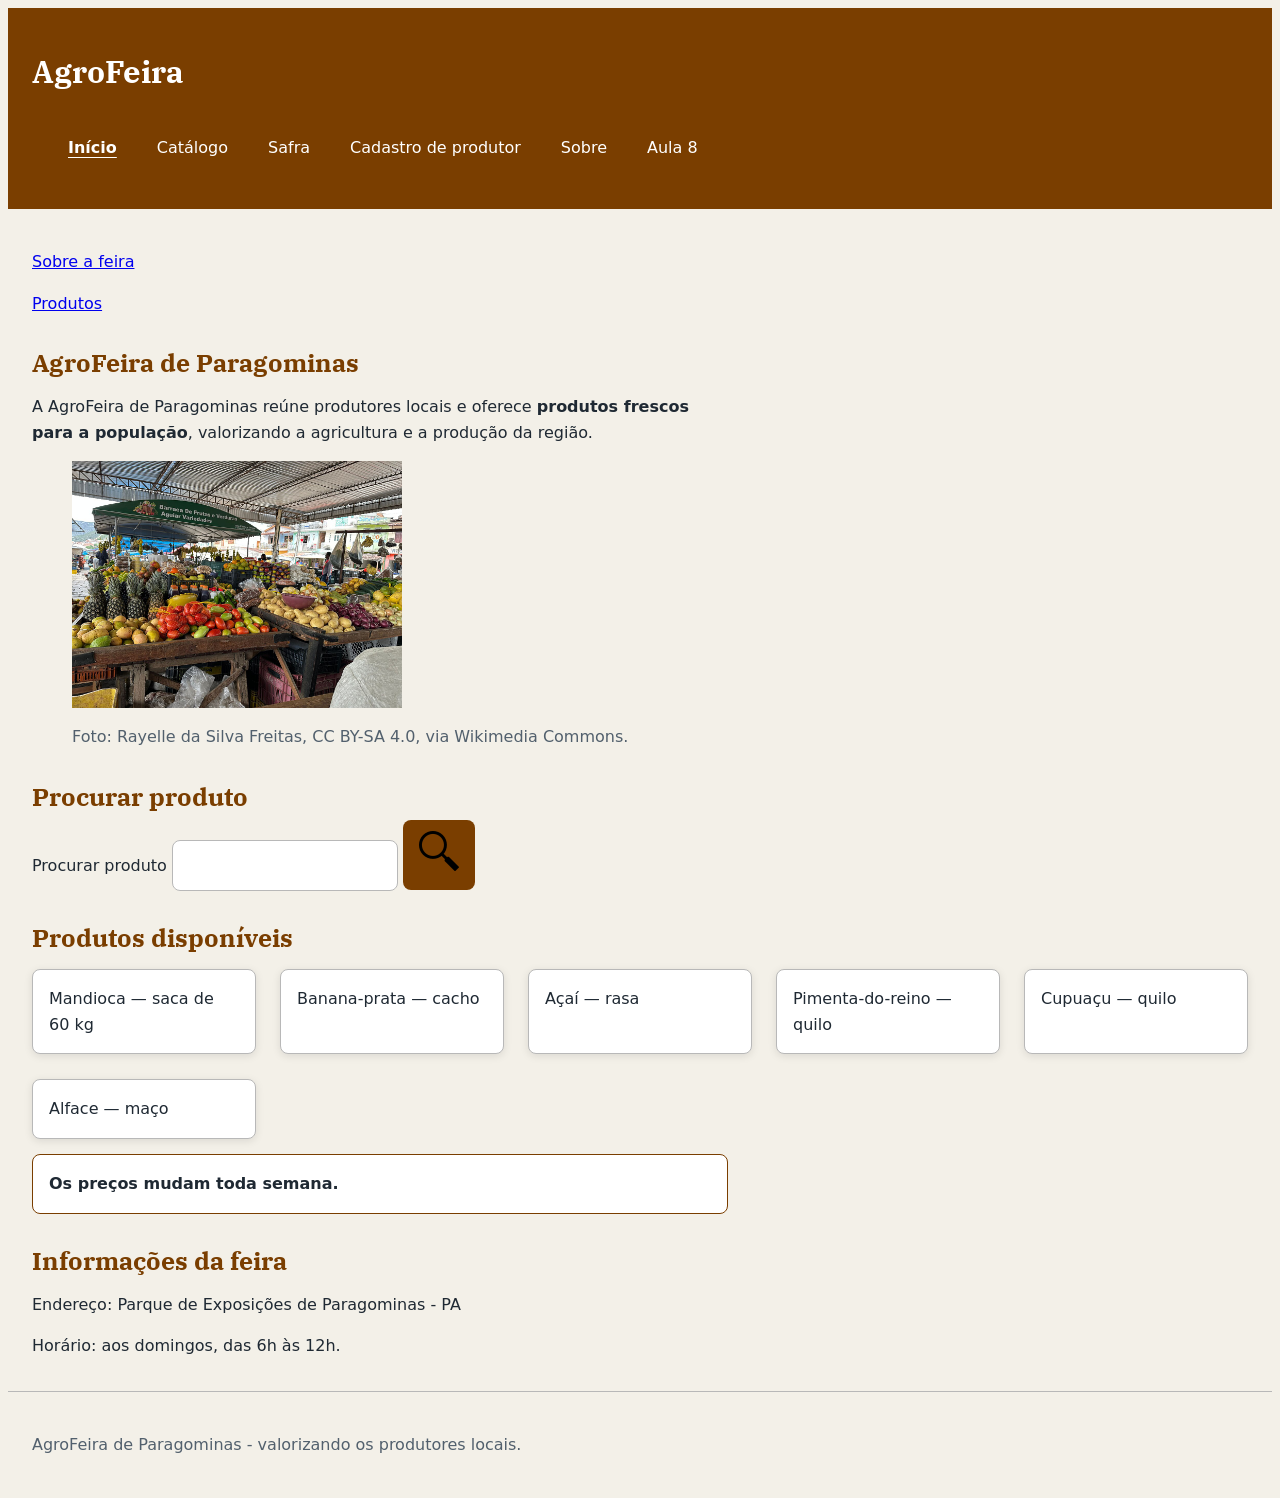
<file: index.html>
<!DOCTYPE html>
<html lang="pt-BR">
<head>
    <meta charset="UTF-8">
    <meta name="viewport" content="width=device-width, initial-scale=1.0">

    <title>AgroFeira - Início</title>

    <link rel="stylesheet" href="camadas.css">
    <link rel="stylesheet" href="reset.css">
    <link rel="stylesheet" href="tokens.css">
    <link rel="stylesheet" href="base.css">
    <link rel="stylesheet" href="componentes.css">
    <link rel="stylesheet" href="utilitarios.css">

    <link rel="preconnect" href="https://fonts.googleapis.com">
    <link rel="preconnect" href="https://fonts.gstatic.com" crossorigin>
    <link href="https://fonts.googleapis.com/css2?family=IBM+Plex+Serif:ital,wght@0,100;0,200;0,300;0,400;0,500;0,600;0,700;1,100;1,200;1,300;1,400;1,500;1,600;1,700&display=swap" rel="stylesheet">
</head>

<body>

    <a class="pular" href="#conteudo">Pular para o conteúdo</a>

    <header class="cabecalho-site">
        <h1>AgroFeira</h1>

        <nav aria-label="Principal">
            <ul class="menu">
                <li><a href="index.html" aria-current="page">Início</a></li>
                <li><a href="catalogo.html">Catálogo</a></li>
                <li><a href="safra.html">Safra</a></li>
                <li><a href="cadastro-produtor.html">Cadastro de produtor</a></li>
                <li><a href="sobre.html">Sobre</a></li>
                <li><a href="aula8.html">Aula 8</a></li>
            </ul>
        </nav>
    </header>

    <main id="conteudo">

        <p>
            <a href="#inicio">Sobre a feira</a>
        </p>

        <p>
            <a href="#produtos">Produtos</a>
        </p>

        <section>
            <h2 id="inicio">AgroFeira de Paragominas</h2>

            <p>
                A AgroFeira de Paragominas reúne produtores locais e oferece
                <strong>produtos frescos para a população</strong>, valorizando a agricultura
                e a produção da região.
            </p>

            <figure class="figura-destaque">
                <picture>
                    <source media="(min-width: 800px)" srcset="feira-1280.jpg">

                    <img
                        src="feira-330.jpg"
                        alt="Feira com produtos da agricultura local"
                        width="330"
                        height="247"
                    >
                </picture>

                <figcaption>
                    Foto: Rayelle da Silva Freitas, CC BY-SA 4.0, via Wikimedia Commons.
                </figcaption>
            </figure>
        </section>

        <section class="busca">
            <h2>Procurar produto</h2>

            <form action="index.html" method="get">
                <label for="produto">Procurar produto</label>

                <input
                    type="search"
                    id="produto"
                    name="produto"
                >

                <button type="submit">
                    <img src="lupa.png" alt="Buscar">
                </button>
            </form>
        </section>

        <section>
            <h2 id="produtos">Produtos disponíveis</h2>

            <ul class="lista-produtos">
                <li class="cartao-produto">
                    Mandioca — saca de 60 kg
                </li>

                <li class="cartao-produto">
                    Banana-prata — cacho
                </li>

                <li class="cartao-produto">
                    Açaí — rasa
                </li>

                <li class="cartao-produto">
                    Pimenta-do-reino — quilo
                </li>

                <li class="cartao-produto">
                    Cupuaçu — quilo
                </li>

                <li class="cartao-produto">
                    Alface — maço
                </li>
            </ul>

            <p class="aviso">
                <strong>Os preços mudam toda semana.</strong>
            </p>
        </section>

        <aside>
            <h2>Informações da feira</h2>

            <p>
                Endereço: Parque de Exposições de Paragominas - PA
            </p>

            <p>
                Horário: aos domingos, das 6h às 12h.
            </p>
        </aside>

    </main>

    <footer class="rodape-site">
        <p>
            AgroFeira de Paragominas - valorizando os produtores locais.
        </p>
    </footer>

</body>
</html>
</file>
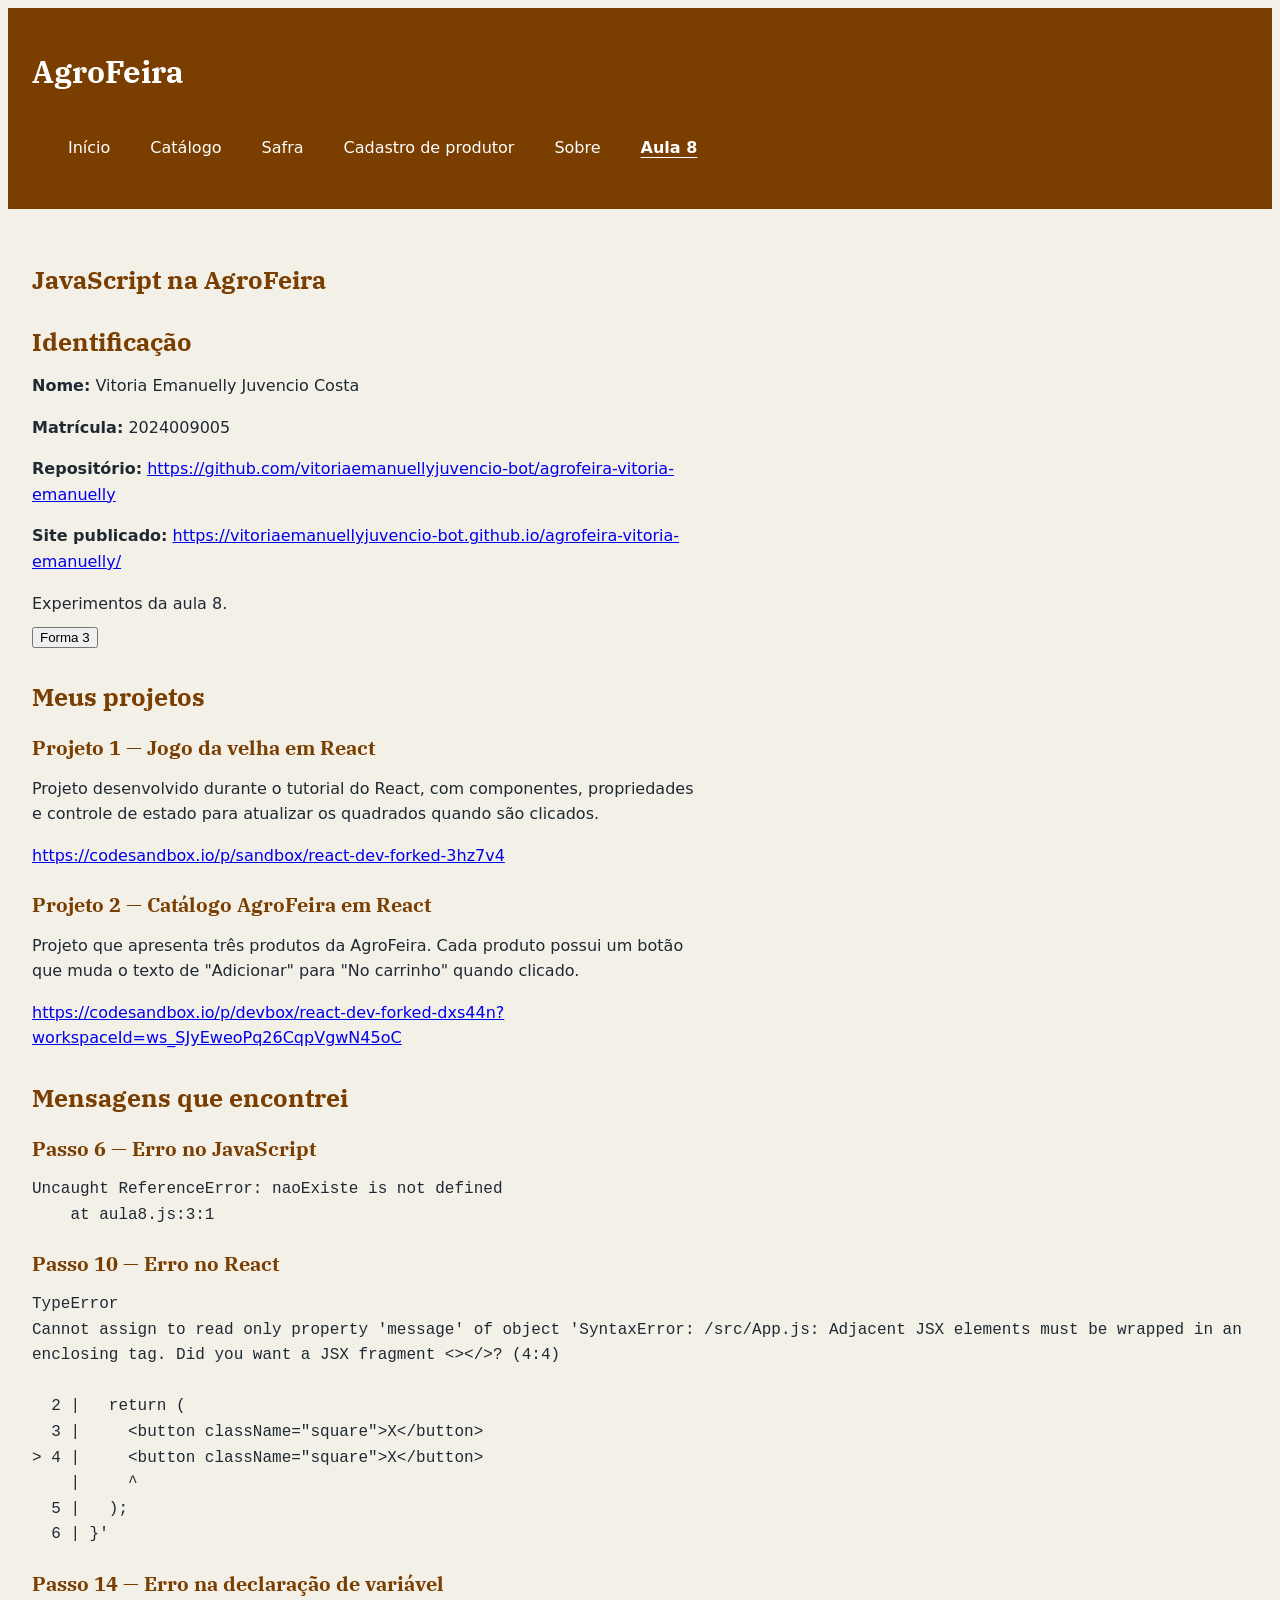
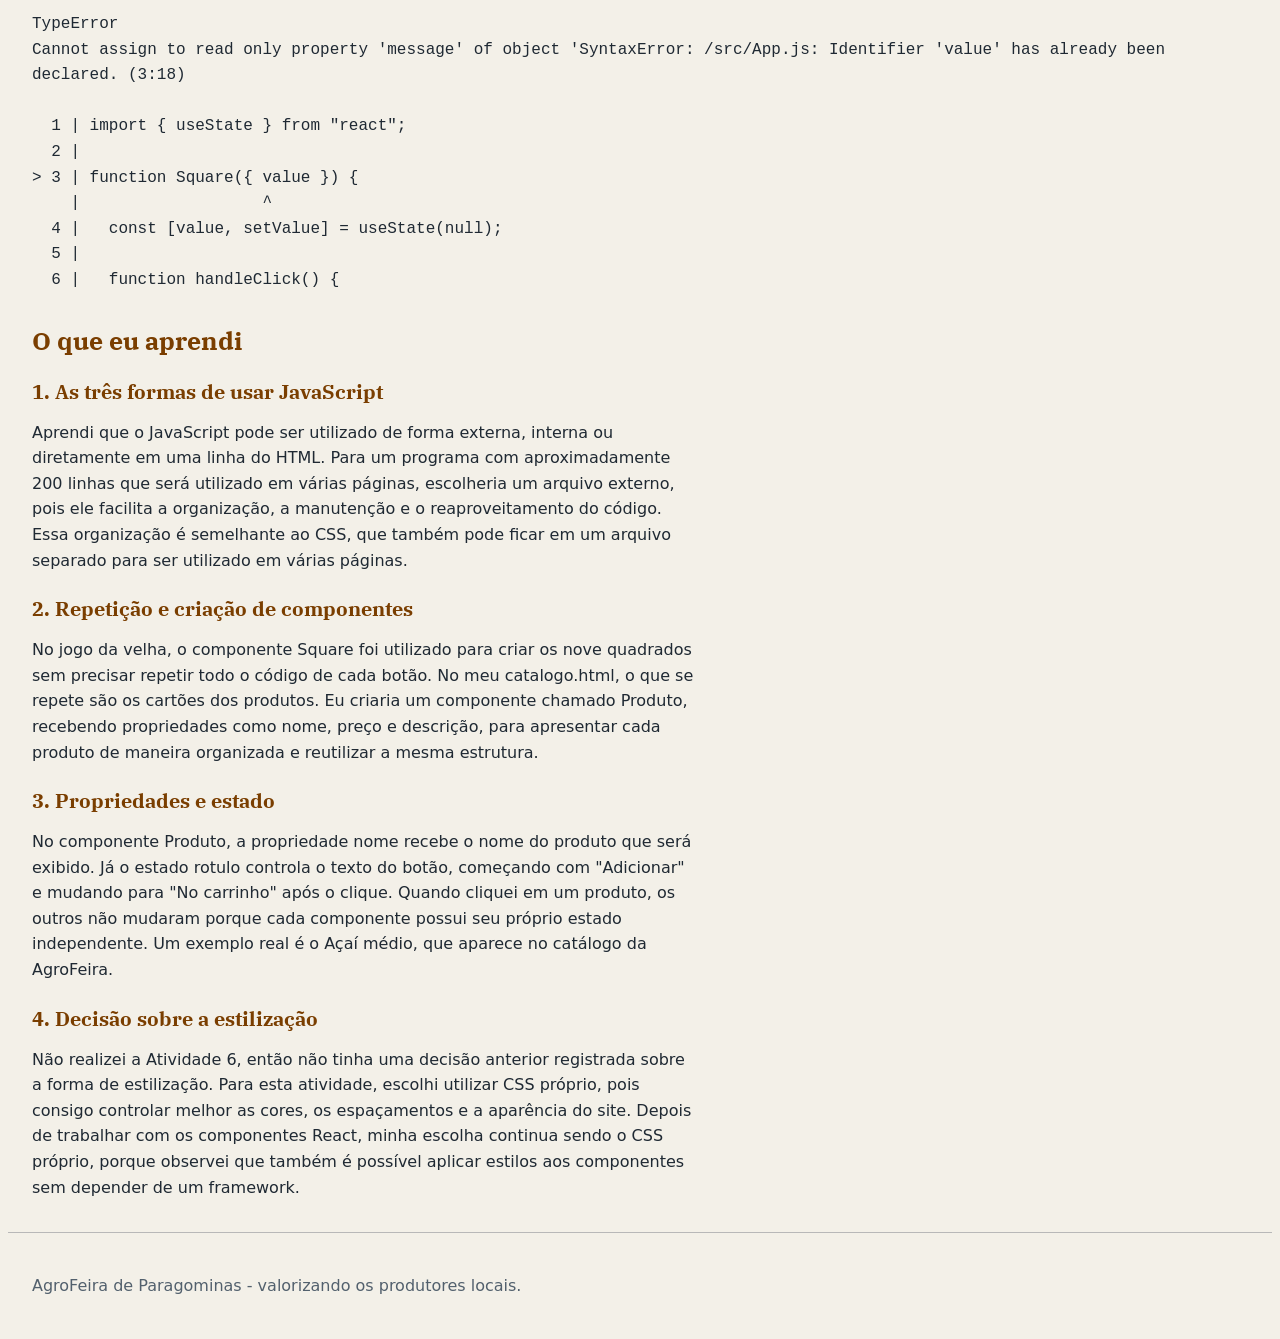
<file: aula8.html>
<!DOCTYPE html>
<html lang="pt-BR">
<head>
    <meta charset="UTF-8">
    <meta name="viewport" content="width=device-width, initial-scale=1.0">

    <title>JavaScript na AgroFeira — Vitoria Emanuelly Juvencio Costa</title>

    <link rel="stylesheet" href="camadas.css">
    <link rel="stylesheet" href="reset.css">
    <link rel="stylesheet" href="tokens.css">
    <link rel="stylesheet" href="base.css">
    <link rel="stylesheet" href="componentes.css">
    <link rel="stylesheet" href="utilitarios.css">

    <link rel="preconnect" href="https://fonts.googleapis.com">
    <link rel="preconnect" href="https://fonts.gstatic.com" crossorigin>
    <link href="https://fonts.googleapis.com/css2?family=IBM+Plex+Serif:wght@400;500;600;700&display=swap" rel="stylesheet">

    <style>
        pre {
            white-space: pre-wrap;
            overflow-wrap: anywhere;
            word-break: break-word;
        }
    </style>
</head>

<body>

    <a class="pular" href="#conteudo">Pular para o conteúdo</a>

    <header class="cabecalho-site">
        <h1>AgroFeira</h1>

        <nav aria-label="Principal">
            <ul class="menu">
                <li><a href="index.html">Início</a></li>
                <li><a href="catalogo.html">Catálogo</a></li>
                <li><a href="safra.html">Safra</a></li>
                <li><a href="cadastro-produtor.html">Cadastro de produtor</a></li>
                <li><a href="sobre.html">Sobre</a></li>
                <li><a href="aula8.html" aria-current="page">Aula 8</a></li>
            </ul>
        </nav>
    </header>

    <main id="conteudo">

        <h2>JavaScript na AgroFeira</h2>

        <section>
            <h2>Identificação</h2>

            <p><strong>Nome:</strong> Vitoria Emanuelly Juvencio Costa</p>

            <p><strong>Matrícula:</strong> 2024009005</p>

            <p>
                <strong>Repositório:</strong>
                <a href="https://github.com/vitoriaemanuellyjuvencio-bot/agrofeira-vitoria-emanuelly">
                    https://github.com/vitoriaemanuellyjuvencio-bot/agrofeira-vitoria-emanuelly
                </a>
            </p>

            <p>
                <strong>Site publicado:</strong>
                <a href="https://vitoriaemanuellyjuvencio-bot.github.io/agrofeira-vitoria-emanuelly/">
                    https://vitoriaemanuellyjuvencio-bot.github.io/agrofeira-vitoria-emanuelly/
                </a>
            </p>
        </section>

        <p>Experimentos da aula 8.</p>

        <!-- Forma 1: JavaScript externo -->
        <script src="js/aula8.js"></script>

        <!-- Forma 2: JavaScript interno -->
        <script>
            console.log('Forma 2: interna, entre as tags script');
        </script>

        <!-- Forma 3: JavaScript em linha -->
        <button type="button" onclick="alert('Forma 3: em linha, dentro da tag')">
            Forma 3
        </button>

        <section>
            <h2>Meus projetos</h2>

            <h3>Projeto 1 — Jogo da velha em React</h3>

            <p>
                Projeto desenvolvido durante o tutorial do React, com componentes,
                propriedades e controle de estado para atualizar os quadrados
                quando são clicados.
            </p>

            <p>
                <a href="https://codesandbox.io/p/sandbox/react-dev-forked-3hz7v4"
                   target="_blank" rel="noopener noreferrer">
                    https://codesandbox.io/p/sandbox/react-dev-forked-3hz7v4
                </a>
            </p>

            <h3>Projeto 2 — Catálogo AgroFeira em React</h3>

            <p>
                Projeto que apresenta três produtos da AgroFeira. Cada produto
                possui um botão que muda o texto de "Adicionar" para
                "No carrinho" quando clicado.
            </p>

            <p>
                <a href="https://codesandbox.io/p/devbox/react-dev-forked-dxs44n?workspaceId=ws_SJyEweoPq26CqpVgwN45oC"
                   target="_blank" rel="noopener noreferrer">
                    https://codesandbox.io/p/devbox/react-dev-forked-dxs44n?workspaceId=ws_SJyEweoPq26CqpVgwN45oC
                </a>
            </p>
        </section>

        <section>
            <h2>Mensagens que encontrei</h2>

            <h3>Passo 6 — Erro no JavaScript</h3>

            <pre>Uncaught ReferenceError: naoExiste is not defined
    at aula8.js:3:1</pre>

            <h3>Passo 10 — Erro no React</h3>

            <pre>TypeError
Cannot assign to read only property 'message' of object 'SyntaxError: /src/App.js: Adjacent JSX elements must be wrapped in an enclosing tag. Did you want a JSX fragment &lt;&gt;&lt;/&gt;? (4:4)

  2 |   return (
  3 |     &lt;button className="square"&gt;X&lt;/button&gt;
&gt; 4 |     &lt;button className="square"&gt;X&lt;/button&gt;
    |     ^
  5 |   );
  6 | }'</pre>

            <h3>Passo 14 — Erro na declaração de variável</h3>

            <pre>TypeError
Cannot assign to read only property 'message' of object 'SyntaxError: /src/App.js: Identifier 'value' has already been declared. (3:18)

  1 | import { useState } from "react";
  2 |
&gt; 3 | function Square({ value }) {
    |                   ^
  4 |   const [value, setValue] = useState(null);
  5 |
  6 |   function handleClick() {</pre>
        </section>

        <section>
            <h2>O que eu aprendi</h2>

            <h3>1. As três formas de usar JavaScript</h3>

            <p>
                Aprendi que o JavaScript pode ser utilizado de forma externa,
                interna ou diretamente em uma linha do HTML. Para um programa
                com aproximadamente 200 linhas que será utilizado em várias
                páginas, escolheria um arquivo externo, pois ele facilita a
                organização, a manutenção e o reaproveitamento do código.
                Essa organização é semelhante ao CSS, que também pode ficar
                em um arquivo separado para ser utilizado em várias páginas.
            </p>

            <h3>2. Repetição e criação de componentes</h3>

            <p>
                No jogo da velha, o componente Square foi utilizado para criar
                os nove quadrados sem precisar repetir todo o código de cada
                botão. No meu catalogo.html, o que se repete são os cartões
                dos produtos. Eu criaria um componente chamado Produto,
                recebendo propriedades como nome, preço e descrição, para
                apresentar cada produto de maneira organizada e reutilizar
                a mesma estrutura.
            </p>

            <h3>3. Propriedades e estado</h3>

            <p>
                No componente Produto, a propriedade nome recebe o nome do
                produto que será exibido. Já o estado rotulo controla o texto
                do botão, começando com "Adicionar" e mudando para "No carrinho"
                após o clique. Quando cliquei em um produto, os outros não
                mudaram porque cada componente possui seu próprio estado
                independente. Um exemplo real é o Açaí médio, que aparece
                no catálogo da AgroFeira.
            </p>

            <h3>4. Decisão sobre a estilização</h3>

            <p>
                Não realizei a Atividade 6, então não tinha uma decisão anterior
                registrada sobre a forma de estilização. Para esta atividade,
                escolhi utilizar CSS próprio, pois consigo controlar melhor
                as cores, os espaçamentos e a aparência do site. Depois de
                trabalhar com os componentes React, minha escolha continua
                sendo o CSS próprio, porque observei que também é possível
                aplicar estilos aos componentes sem depender de um framework.
            </p>
        </section>

    </main>

    <footer class="rodape-site">
        <p>
            AgroFeira de Paragominas - valorizando os produtores locais.
        </p>
    </footer>

</body>
</html>
</file>
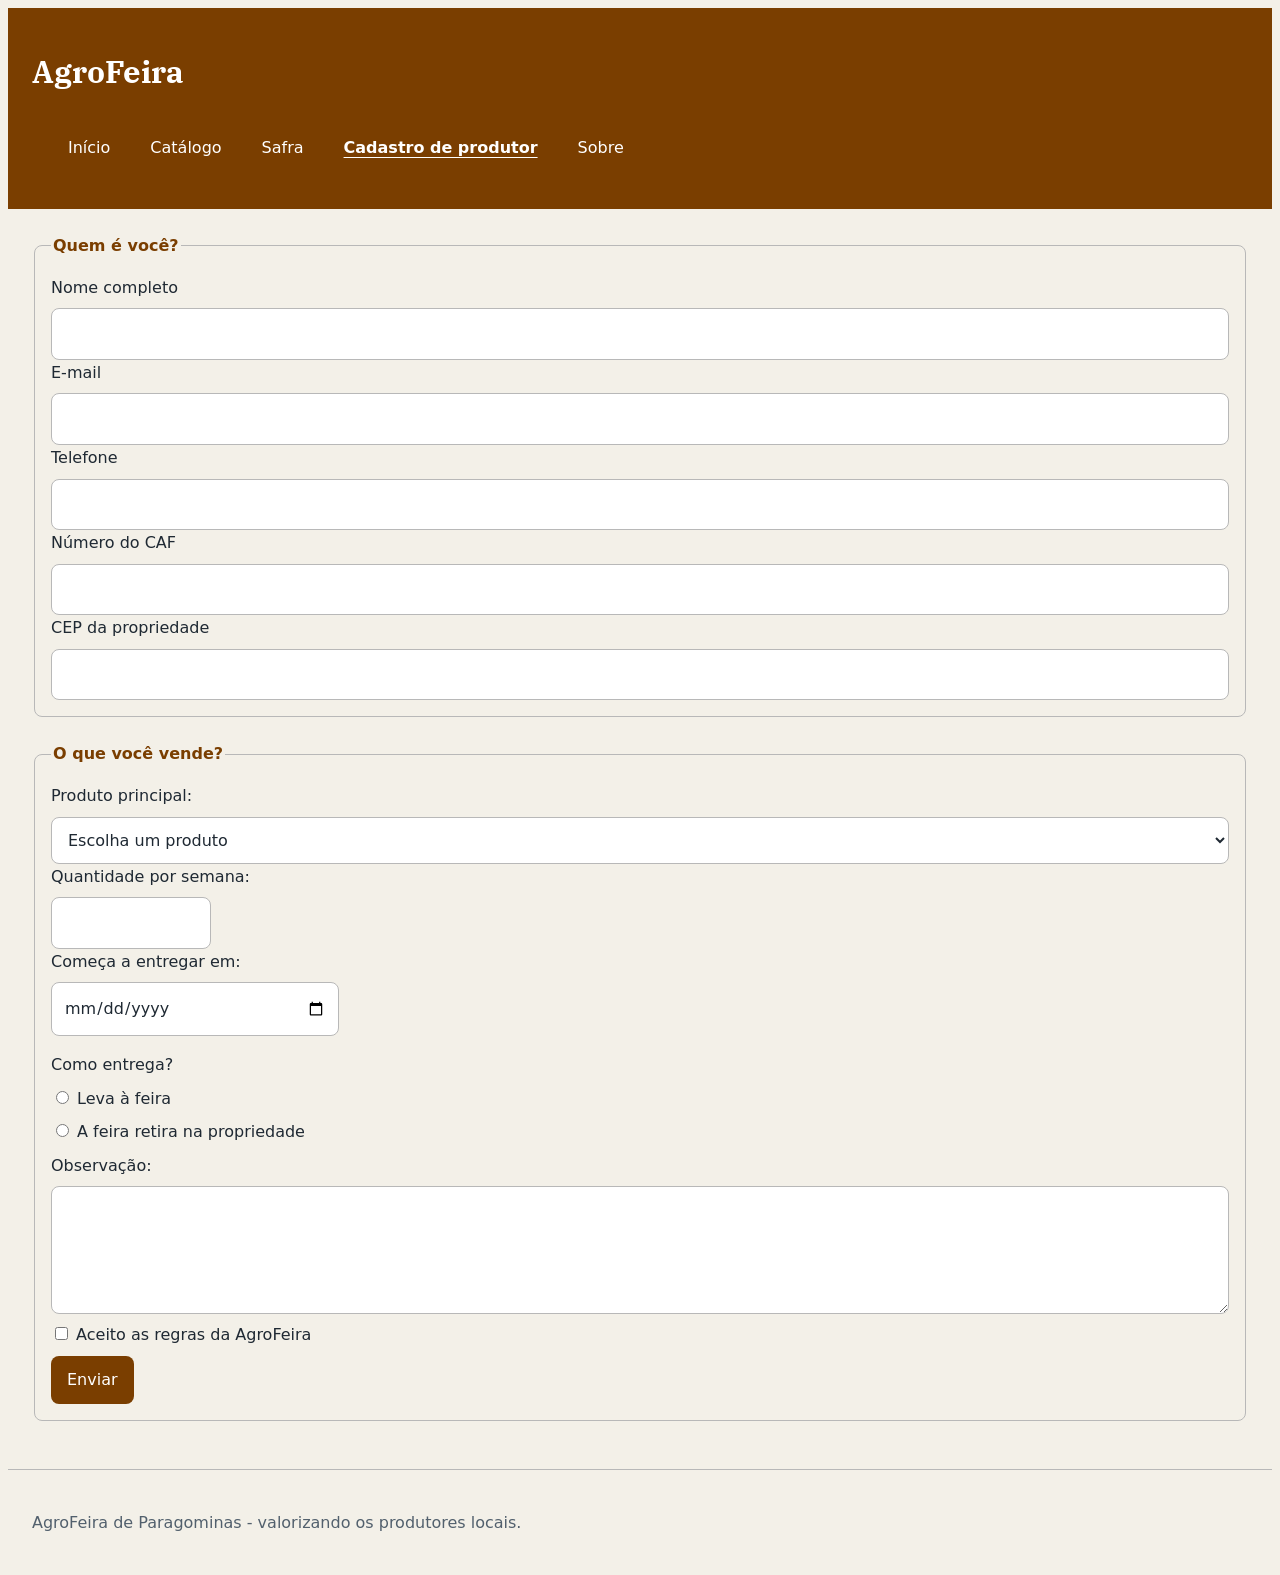
<file: cadastro-produtor.html>
<!DOCTYPE html>
<html lang="pt-BR">
<head>
    <meta charset="UTF-8">
    <meta name="viewport" content="width=device-width, initial-scale=1.0">

    <title>AgroFeira - Cadastro de produtor</title>

    <link rel="stylesheet" href="camadas.css">
    <link rel="stylesheet" href="reset.css">
    <link rel="stylesheet" href="tokens.css">
    <link rel="stylesheet" href="base.css">
    <link rel="stylesheet" href="componentes.css">
    <link rel="stylesheet" href="utilitarios.css">

    <link rel="preconnect" href="https://fonts.googleapis.com">
    <link rel="preconnect" href="https://fonts.gstatic.com" crossorigin>
    <link href="https://fonts.googleapis.com/css2?family=IBM+Plex+Serif:ital,wght@0,100;0,200;0,300;0,400;0,500;0,600;0,700;1,100;1,200;1,300;1,400;1,500;1,600;1,700&display=swap" rel="stylesheet">
</head>

<body>

<a class="pular" href="#conteudo">Pular para o conteúdo</a>

<header class="cabecalho-site">
    <h1>AgroFeira</h1>

    <nav aria-label="Principal">
        <ul class="menu">
            <li><a href="index.html">Início</a></li>
            <li><a href="catalogo.html">Catálogo</a></li>
            <li><a href="safra.html">Safra</a></li>
            <li><a href="cadastro-produtor.html" aria-current="page">Cadastro de produtor</a></li>
            <li><a href="sobre.html">Sobre</a></li>
        </ul>
    </nav>
</header>

<main id="conteudo">

    <form class="formulario-cadastro">

        <fieldset>
            <legend>Quem é você?</legend>

            <label for="nome">Nome completo</label>
            <input type="text" id="nome" name="nome"
                   autocomplete="name" required>

            <label for="email">E-mail</label>
            <input type="email" id="email" name="email"
                   autocomplete="email" required>

            <label for="telefone">Telefone</label>
            <input type="tel" id="telefone" name="telefone"
                   autocomplete="tel">

            <label for="caf">Número do CAF</label>
            <input type="text" id="caf" name="caf">

            <label for="cep">CEP da propriedade</label>
            <input type="text" id="cep" name="cep"
                   inputmode="numeric"
                   pattern="[0-9]{5}-?[0-9]{3}">
        </fieldset>

        <fieldset>
            <legend>O que você vende?</legend>

            <label for="produto">Produto principal:</label>
            <select id="produto" name="produto" required>
                <option value="">Escolha um produto</option>
                <option value="mandioca">Mandioca</option>
                <option value="banana-prata">Banana-prata</option>
                <option value="acai">Açaí</option>
                <option value="pimenta-do-reino">Pimenta-do-reino</option>
                <option value="cupuacu">Cupuaçu</option>
                <option value="alface">Alface</option>
            </select>

            <label for="quantidade">Quantidade por semana:</label>
            <input type="number" id="quantidade" name="quantidade"
                   min="1" max="500" step="1" required>

            <label for="data-entrega">Começa a entregar em:</label>
            <input type="date" id="data-entrega" name="data-entrega">

            <p>Como entrega?</p>

            <label>
                <input type="radio" name="entrega" value="feira">
                Leva à feira
            </label>

            <label>
                <input type="radio" name="entrega" value="retira">
                A feira retira na propriedade
            </label>

            <label for="observacao">Observação:</label>
            <textarea id="observacao" name="observacao"></textarea>

            <label>
                <input type="checkbox" name="aceite" required>
                Aceito as regras da AgroFeira
            </label>

            <button type="submit">Enviar</button>
        </fieldset>

        <p id="status" aria-live="polite"></p>

    </form>

</main>

<footer class="rodape-site">
    <p>AgroFeira de Paragominas - valorizando os produtores locais.</p>
</footer>

</body>
</html>
</file>
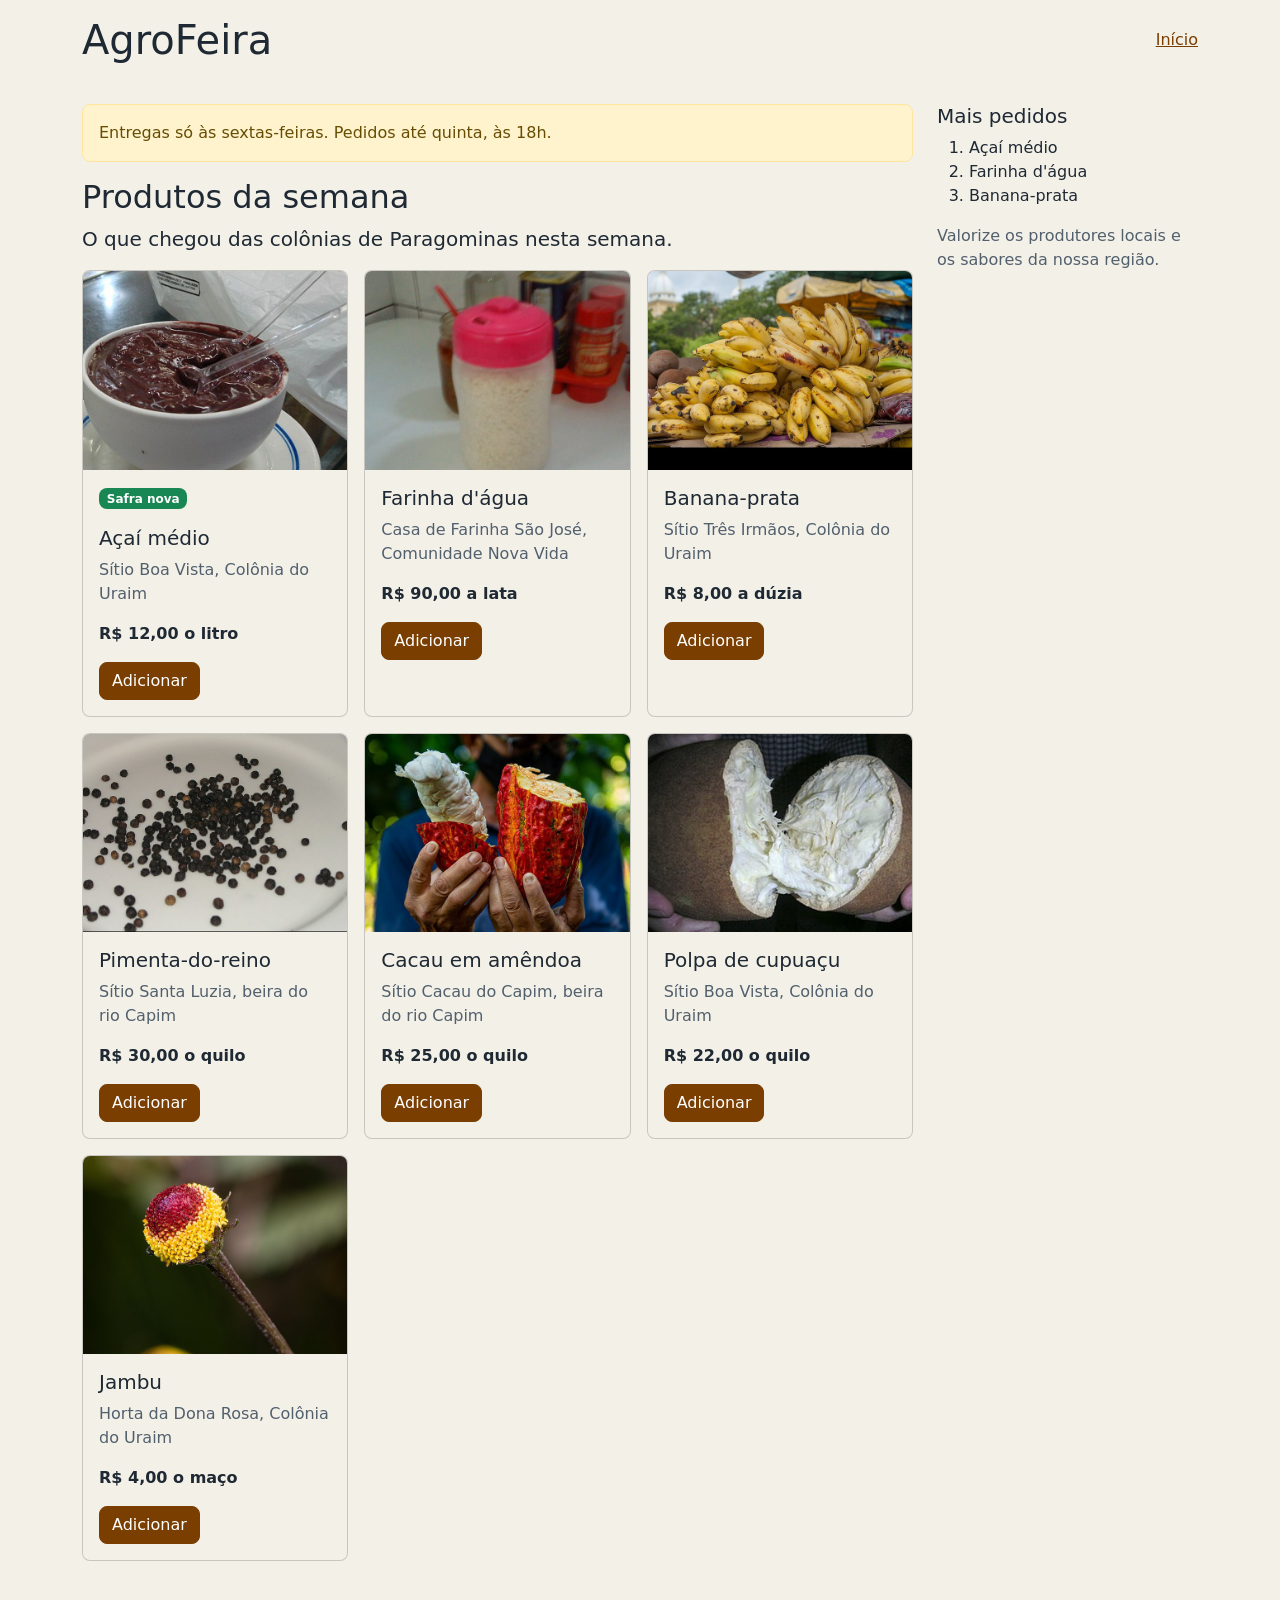
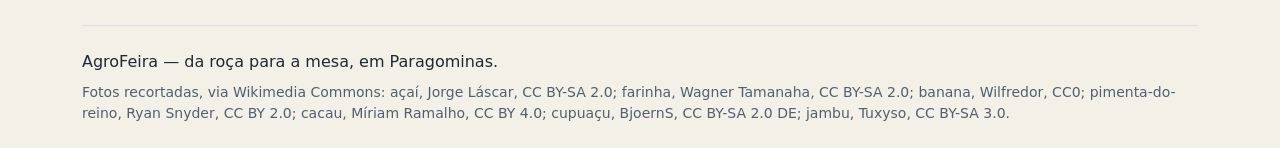
<file: catalogo-bootstrap.html>
<!doctype html>
<html lang="pt-BR">
<head>
  <meta charset="utf-8">
  <meta name="viewport" content="width=device-width, initial-scale=1">
  <title>Catálogo da AgroFeira — Bootstrap</title>

  <!-- Bootstrap -->
  <link href="https://cdn.jsdelivr.net/npm/bootstrap@5.3.8/dist/css/bootstrap.min.css"
        rel="stylesheet"
        integrity="sha384-sRIl4kxILFvY47J16cr9ZwB07vP4J8+LH7qKQnuqkuIAvNWLzeN8tE5YBujZqJLB"
        crossorigin="anonymous">

  <!-- Tokens do projeto e personalização do Bootstrap -->
  <link rel="stylesheet" href="tokens.css">
  <link rel="stylesheet" href="agrofeira-bootstrap.css">
</head>

<body>
  <div class="container">

    <header class="d-flex justify-content-between align-items-center py-3 mb-4">
      <h1 class="display-6 mb-0">AgroFeira</h1>
      <a href="index.html">Início</a>
    </header>

    <div class="row g-4">

      <main class="col-lg-9">

        <div class="alert alert-warning" role="alert">
          Entregas só às sextas-feiras. Pedidos até quinta, às 18h.
        </div>

        <h2>Produtos da semana</h2>

        <p class="lead">
          O que chegou das colônias de Paragominas nesta semana.
        </p>

        <ul class="row row-cols-1 row-cols-sm-2 row-cols-lg-3 g-3 list-unstyled">

          <li class="col">
            <article class="card h-100">
              <img src="acai.jpg" width="640" height="480"
                   class="card-img-top img-fluid"
                   alt="Tigela de açaí batido, com duas colheres de plástico">

              <div class="card-body">
                <p>
                  <span class="badge text-bg-success">Safra nova</span>
                </p>
                <h3 class="card-title h5">Açaí médio</h3>
                <p class="card-text text-body-secondary">
                  Sítio Boa Vista, Colônia do Uraim
                </p>
                <p class="card-text fw-bold">R$ 12,00 o litro</p>
                <button type="button" class="btn btn-primary">
                  Adicionar
                </button>
              </div>
            </article>
          </li>

          <li class="col">
            <article class="card h-100">
              <img src="farinha.jpg" width="640" height="480"
                   class="card-img-top img-fluid"
                   alt="Pote de farinha de mandioca sobre a mesa">

              <div class="card-body">
                <h3 class="card-title h5">Farinha d'água</h3>
                <p class="card-text text-body-secondary">
                  Casa de Farinha São José, Comunidade Nova Vida
                </p>
                <p class="card-text fw-bold">R$ 90,00 a lata</p>
                <button type="button" class="btn btn-primary">
                  Adicionar
                </button>
              </div>
            </article>
          </li>

          <li class="col">
            <article class="card h-100">
              <img src="banana.jpg" width="640" height="480"
                   class="card-img-top img-fluid"
                   alt="Cachos de banana empilhados numa banca de feira">

              <div class="card-body">
                <h3 class="card-title h5">Banana-prata</h3>
                <p class="card-text text-body-secondary">
                  Sítio Três Irmãos, Colônia do Uraim
                </p>
                <p class="card-text fw-bold">R$ 8,00 a dúzia</p>
                <button type="button" class="btn btn-primary">
                  Adicionar
                </button>
              </div>
            </article>
          </li>

          <li class="col">
            <article class="card h-100">
              <img src="pimenta.jpg" width="640" height="480"
                   class="card-img-top img-fluid"
                   alt="Grãos de pimenta-do-reino espalhados num prato branco">

              <div class="card-body">
                <h3 class="card-title h5">Pimenta-do-reino</h3>
                <p class="card-text text-body-secondary">
                  Sítio Santa Luzia, beira do rio Capim
                </p>
                <p class="card-text fw-bold">R$ 30,00 o quilo</p>
                <button type="button" class="btn btn-primary">
                  Adicionar
                </button>
              </div>
            </article>
          </li>

          <li class="col">
            <article class="card h-100">
              <img src="cacau.jpg" width="640" height="480"
                   class="card-img-top img-fluid"
                   alt="Mãos abrindo um fruto de cacau vermelho, com a polpa branca à mostra">

              <div class="card-body">
                <h3 class="card-title h5">Cacau em amêndoa</h3>
                <p class="card-text text-body-secondary">
                  Sítio Cacau do Capim, beira do rio Capim
                </p>
                <p class="card-text fw-bold">R$ 25,00 o quilo</p>
                <button type="button" class="btn btn-primary">
                  Adicionar
                </button>
              </div>
            </article>
          </li>

          <li class="col">
            <article class="card h-100">
              <img src="cupuacu-640.jpg" width="640" height="480"
                   class="card-img-top img-fluid"
                   alt="Cupuaçu aberto ao meio, com a polpa branca">

              <div class="card-body">
                <h3 class="card-title h5">Polpa de cupuaçu</h3>
                <p class="card-text text-body-secondary">
                  Sítio Boa Vista, Colônia do Uraim
                </p>
                <p class="card-text fw-bold">R$ 22,00 o quilo</p>
                <button type="button" class="btn btn-primary">
                  Adicionar
                </button>
              </div>
            </article>
          </li>

          <li class="col">
            <article class="card h-100">
              <img src="jambu.jpg" width="640" height="480"
                   class="card-img-top img-fluid"
                   alt="Flor de jambu, amarela com o centro vermelho">

              <div class="card-body">
                <h3 class="card-title h5">Jambu</h3>
                <p class="card-text text-body-secondary">
                  Horta da Dona Rosa, Colônia do Uraim
                </p>
                <p class="card-text fw-bold">R$ 4,00 o maço</p>
                <button type="button" class="btn btn-primary">
                  Adicionar
                </button>
              </div>
            </article>
          </li>

        </ul>
      </main>

      <aside class="col-lg-3 d-none d-lg-block">
        <h2 class="h5">Mais pedidos</h2>

        <ol>
          <li>Açaí médio</li>
          <li>Farinha d'água</li>
          <li>Banana-prata</li>
        </ol>

        <p class="text-body-secondary">
          Valorize os produtores locais e os sabores da nossa região.
        </p>
      </aside>

    </div>

    <footer class="border-top mt-5 py-4">
      <p class="mb-2">
        AgroFeira — da roça para a mesa, em Paragominas.
      </p>

      <p class="small text-body-secondary mb-0">
        Fotos recortadas, via Wikimedia Commons: açaí, Jorge Láscar,
        CC BY-SA 2.0; farinha, Wagner Tamanaha, CC BY-SA 2.0; banana,
        Wilfredor, CC0; pimenta-do-reino, Ryan Snyder, CC BY 2.0;
        cacau, Míriam Ramalho, CC BY 4.0; cupuaçu, BjoernS,
        CC BY-SA 2.0 DE; jambu, Tuxyso, CC BY-SA 3.0.
      </p>
    </footer>

  </div>
</body>
</html>
</file>
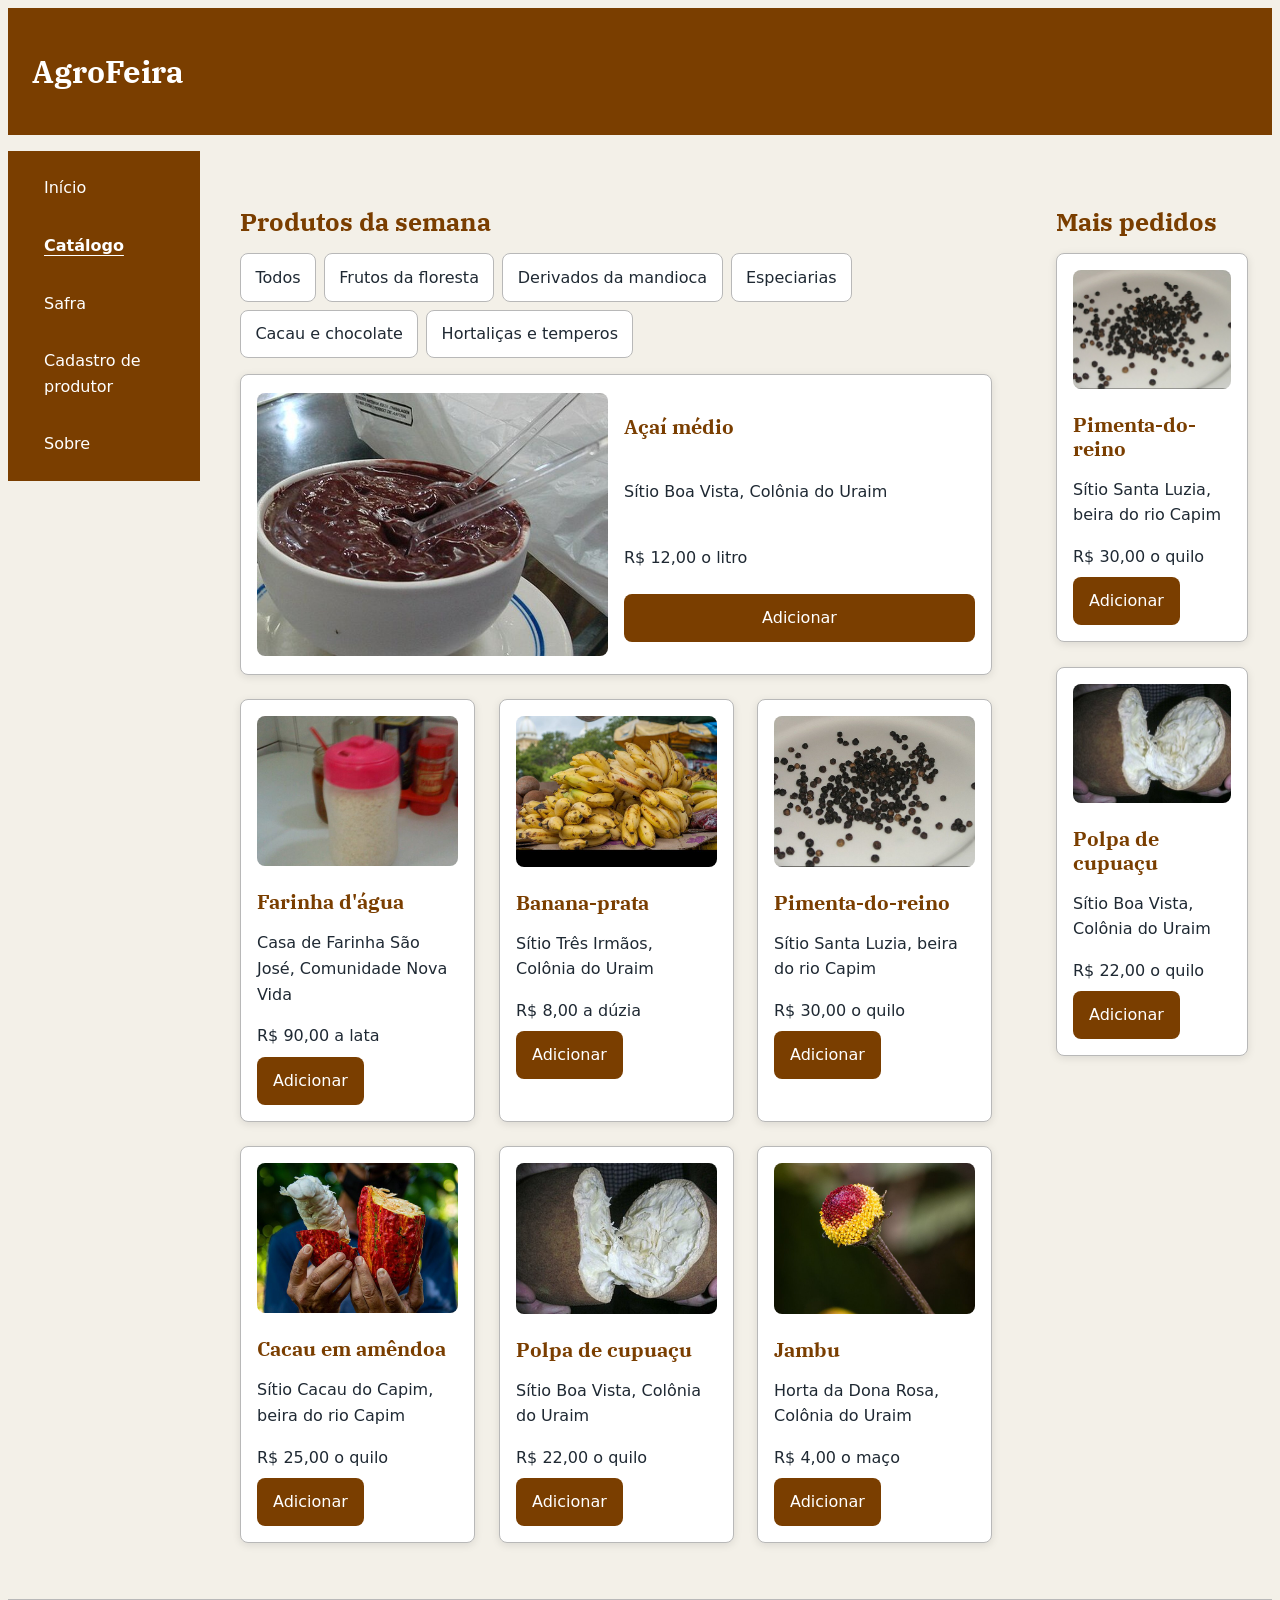
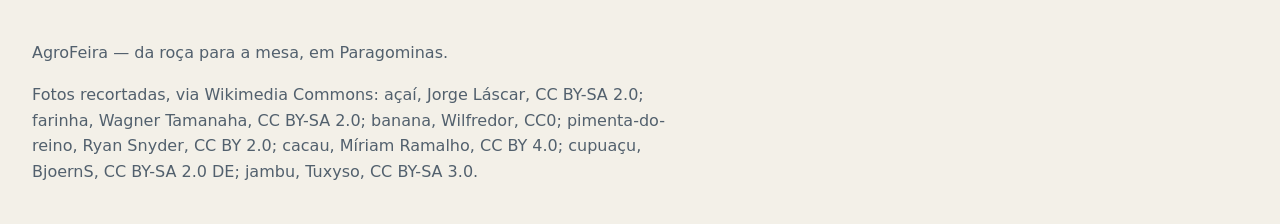
<file: catalogo.html>
<!doctype html>
<html lang="pt-BR">
<head>
    <meta charset="utf-8">
    <meta name="viewport" content="width=device-width, initial-scale=1">
    <title>AgroFeira — catálogo</title>

    <link rel="stylesheet" href="camadas.css">
    <link rel="stylesheet" href="reset.css">
    <link rel="stylesheet" href="tokens.css">
    <link rel="stylesheet" href="base.css">
    <link rel="stylesheet" href="componentes.css">
    <link rel="stylesheet" href="utilitarios.css">

    <link rel="preconnect" href="https://fonts.googleapis.com">
    <link rel="preconnect" href="https://fonts.gstatic.com" crossorigin>
    <link href="https://fonts.googleapis.com/css2?family=IBM+Plex+Serif:ital,wght@0,100;0,200;0,300;0,400;0,500;0,600;0,700;1,100;1,200;1,300;1,400;1,500;1,600;1,700&display=swap" rel="stylesheet">
</head>

<body class="pagina-catalogo">

    <a class="pular" href="#conteudo">Pular para o conteúdo</a>

    <header class="cabecalho-site">
        <h1>AgroFeira</h1>
    </header>

    <nav aria-label="Principal">
        <ul class="menu">
            <li><a href="index.html">Início</a></li>
            <li><a href="catalogo.html" aria-current="page">Catálogo</a></li>
            <li><a href="safra.html">Safra</a></li>
            <li><a href="cadastro-produtor.html">Cadastro de produtor</a></li>
            <li><a href="sobre.html">Sobre</a></li>
        </ul>
    </nav>

    <main id="conteudo" tabindex="-1">
        <h2>Produtos da semana</h2>

        <nav aria-label="Categorias">
            <ul class="barra-categorias">
                <li><button type="button">Todos</button></li>
                <li><button type="button">Frutos da floresta</button></li>
                <li><button type="button">Derivados da mandioca</button></li>
                <li><button type="button">Especiarias</button></li>
                <li><button type="button">Cacau e chocolate</button></li>
                <li><button type="button">Hortaliças e temperos</button></li>
            </ul>
        </nav>

        <ul class="lista-produtos">
            <li class="cartao-produto destaque">
                <article>
                    <img src="acai.jpg" width="640" height="480"
                         alt="Tigela de açaí batido, com duas colheres de plástico">
                    <h3>Açaí médio</h3>
                    <p class="produtor">Sítio Boa Vista, Colônia do Uraim</p>
                    <p class="preco">R$ 12,00 o litro</p>
                    <button type="button">Adicionar</button>
                </article>
            </li>

            <li class="cartao-produto">
                <article>
                    <img src="farinha.jpg" width="640" height="480"
                         alt="Pote de farinha de mandioca sobre a mesa">
                    <h3>Farinha d'água</h3>
                    <p class="produtor">Casa de Farinha São José, Comunidade Nova Vida</p>
                    <p class="preco">R$ 90,00 a lata</p>
                    <button type="button">Adicionar</button>
                </article>
            </li>

            <li class="cartao-produto">
                <article>
                    <img src="banana.jpg" width="640" height="480"
                         alt="Cachos de banana empilhados numa banca de feira">
                    <h3>Banana-prata</h3>
                    <p class="produtor">Sítio Três Irmãos, Colônia do Uraim</p>
                    <p class="preco">R$ 8,00 a dúzia</p>
                    <button type="button">Adicionar</button>
                </article>
            </li>

            <li class="cartao-produto">
                <article>
                    <img src="pimenta.jpg" width="640" height="480"
                         alt="Grãos de pimenta-do-reino espalhados num prato branco">
                    <h3>Pimenta-do-reino</h3>
                    <p class="produtor">Sítio Santa Luzia, beira do rio Capim</p>
                    <p class="preco">R$ 30,00 o quilo</p>
                    <button type="button">Adicionar</button>
                </article>
            </li>

            <li class="cartao-produto">
                <article>
                    <img src="cacau.jpg" width="640" height="480"
                         alt="Mãos abrindo um fruto de cacau vermelho, com a polpa branca à mostra">
                    <h3>Cacau em amêndoa</h3>
                    <p class="produtor">Sítio Cacau do Capim, beira do rio Capim</p>
                    <p class="preco">R$ 25,00 o quilo</p>
                    <button type="button">Adicionar</button>
                </article>
            </li>

            <li class="cartao-produto">
                <article>
                    <img src="cupuacu-640.jpg" width="640" height="480"
                         alt="Cupuaçu aberto ao meio, com a polpa branca">
                    <h3>Polpa de cupuaçu</h3>
                    <p class="produtor">Sítio Boa Vista, Colônia do Uraim</p>
                    <p class="preco">R$ 22,00 o quilo</p>
                    <button type="button">Adicionar</button>
                </article>
            </li>

            <li class="cartao-produto">
                <article>
                    <img src="jambu.jpg" width="640" height="480"
                         alt="Flor de jambu, amarela com o centro vermelho">
                    <h3>Jambu</h3>
                    <p class="produtor">Horta da Dona Rosa, Colônia do Uraim</p>
                    <p class="preco">R$ 4,00 o maço</p>
                    <button type="button">Adicionar</button>
                </article>
            </li>
        </ul>
    </main>

    <aside class="lateral">
        <h2>Mais pedidos</h2>

        <ul class="lista-produtos">
            <li class="cartao-produto">
                <article>
                    <img src="pimenta.jpg" width="640" height="480"
                         alt="Grãos de pimenta-do-reino espalhados num prato branco">
                    <h3>Pimenta-do-reino</h3>
                    <p class="produtor">Sítio Santa Luzia, beira do rio Capim</p>
                    <p class="preco">R$ 30,00 o quilo</p>
                    <button type="button">Adicionar</button>
                </article>
            </li>

            <li class="cartao-produto">
                <article>
                    <img src="cupuacu-640.jpg" width="640" height="480"
                         alt="Cupuaçu aberto ao meio, com a polpa branca">
                    <h3>Polpa de cupuaçu</h3>
                    <p class="produtor">Sítio Boa Vista, Colônia do Uraim</p>
                    <p class="preco">R$ 22,00 o quilo</p>
                    <button type="button">Adicionar</button>
                </article>
            </li>
        </ul>
    </aside>

    <footer class="rodape-site">
        <p>AgroFeira — da roça para a mesa, em Paragominas.</p>
        <p class="creditos">
            Fotos recortadas, via Wikimedia Commons: açaí, Jorge Láscar, CC BY-SA 2.0;
            farinha, Wagner Tamanaha, CC BY-SA 2.0; banana, Wilfredor, CC0;
            pimenta-do-reino, Ryan Snyder, CC BY 2.0; cacau, Míriam Ramalho, CC BY 4.0;
            cupuaçu, BjoernS, CC BY-SA 2.0 DE; jambu, Tuxyso, CC BY-SA 3.0.
        </p>
    </footer>

</body>
</html>
</file>
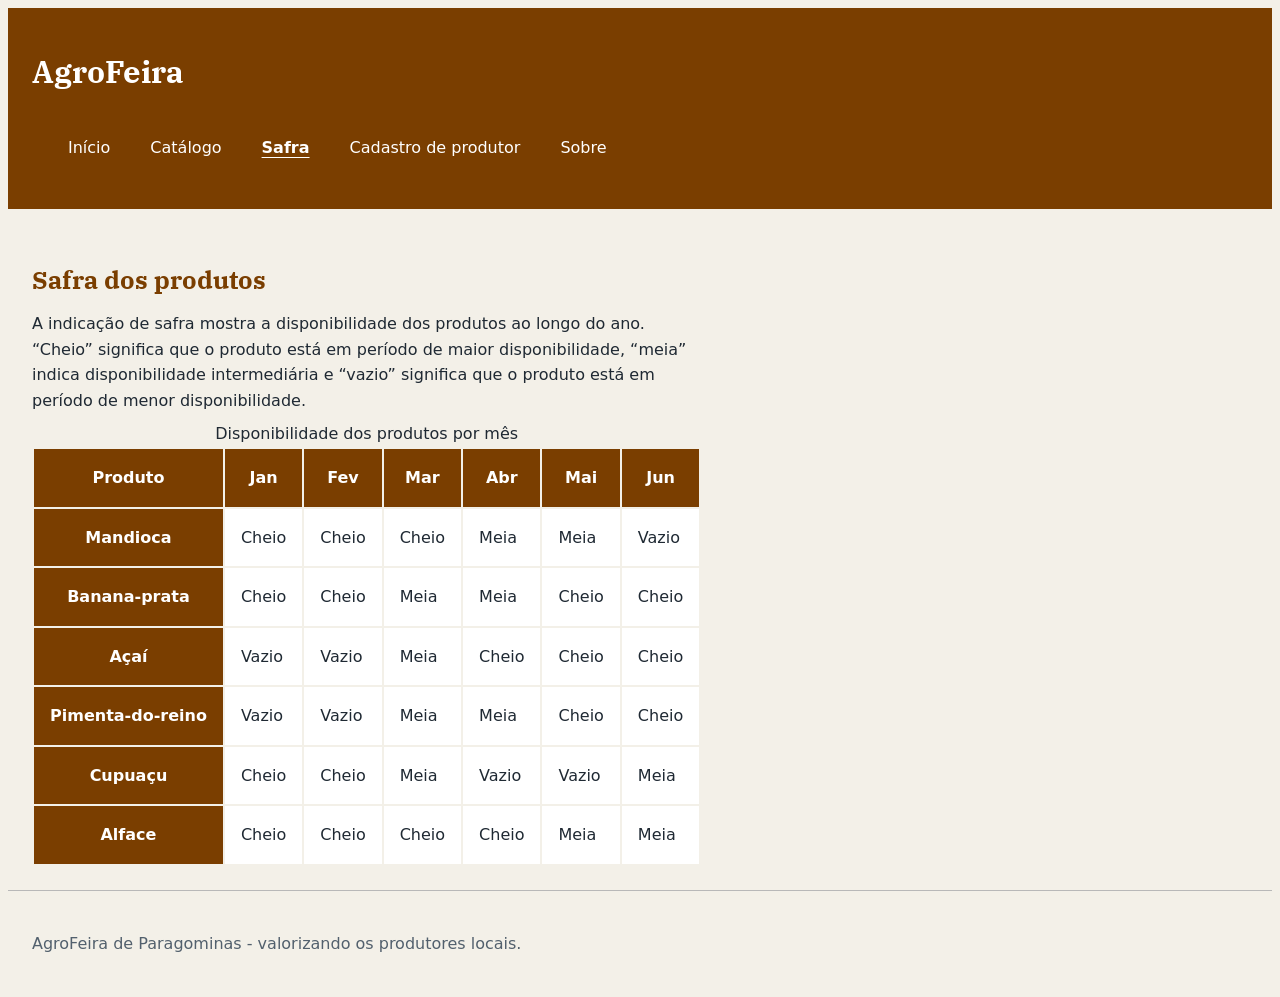
<file: safra.html>
<!DOCTYPE html>
<html lang="pt-BR">
<head>
    <meta charset="UTF-8">
    <meta name="viewport" content="width=device-width, initial-scale=1.0">

    <title>AgroFeira - Safra</title>

    <link rel="stylesheet" href="camadas.css">
    <link rel="stylesheet" href="reset.css">
    <link rel="stylesheet" href="tokens.css">
    <link rel="stylesheet" href="base.css">
    <link rel="stylesheet" href="componentes.css">
    <link rel="stylesheet" href="utilitarios.css">

    <link rel="preconnect" href="https://fonts.googleapis.com">
    <link rel="preconnect" href="https://fonts.gstatic.com" crossorigin>
    <link href="https://fonts.googleapis.com/css2?family=IBM+Plex+Serif:ital,wght@0,100;0,200;0,300;0,400;0,500;0,600;0,700;1,100;1,200;1,300;1,400;1,500;1,600;1,700&display=swap" rel="stylesheet">
</head>

<body>

    <a class="pular" href="#conteudo">Pular para o conteúdo</a>

    <header class="cabecalho-site">
        <h1>AgroFeira</h1>

        <nav aria-label="Principal">
            <ul class="menu">
                <li><a href="index.html">Início</a></li>
                <li><a href="catalogo.html">Catálogo</a></li>
                <li><a href="safra.html" aria-current="page">Safra</a></li>
                <li><a href="cadastro-produtor.html">Cadastro de produtor</a></li>
                <li><a href="sobre.html">Sobre</a></li>
            </ul>
        </nav>
    </header>

    <main id="conteudo">

        <section>
            <h2>Safra dos produtos</h2>

            <p>
                A indicação de safra mostra a disponibilidade dos produtos ao longo do ano.
                “Cheio” significa que o produto está em período de maior disponibilidade,
                “meia” indica disponibilidade intermediária e “vazio” significa que o produto
                está em período de menor disponibilidade.
            </p>

            <table class="tabela-safra">
                <caption>Disponibilidade dos produtos por mês</caption>

                <thead>
                    <tr>
                        <th scope="col">Produto</th>
                        <th scope="col">Jan</th>
                        <th scope="col">Fev</th>
                        <th scope="col">Mar</th>
                        <th scope="col">Abr</th>
                        <th scope="col">Mai</th>
                        <th scope="col">Jun</th>
                    </tr>
                </thead>

                <tbody>
                    <tr>
                        <th scope="row">Mandioca</th>
                        <td>Cheio</td>
                        <td>Cheio</td>
                        <td>Cheio</td>
                        <td>Meia</td>
                        <td>Meia</td>
                        <td>Vazio</td>
                    </tr>

                    <tr>
                        <th scope="row">Banana-prata</th>
                        <td>Cheio</td>
                        <td>Cheio</td>
                        <td>Meia</td>
                        <td>Meia</td>
                        <td>Cheio</td>
                        <td>Cheio</td>
                    </tr>

                    <tr>
                        <th scope="row">Açaí</th>
                        <td>Vazio</td>
                        <td>Vazio</td>
                        <td>Meia</td>
                        <td>Cheio</td>
                        <td>Cheio</td>
                        <td>Cheio</td>
                    </tr>

                    <tr>
                        <th scope="row">Pimenta-do-reino</th>
                        <td>Vazio</td>
                        <td>Vazio</td>
                        <td>Meia</td>
                        <td>Meia</td>
                        <td>Cheio</td>
                        <td>Cheio</td>
                    </tr>

                    <tr>
                        <th scope="row">Cupuaçu</th>
                        <td>Cheio</td>
                        <td>Cheio</td>
                        <td>Meia</td>
                        <td>Vazio</td>
                        <td>Vazio</td>
                        <td>Meia</td>
                    </tr>

                    <tr>
                        <th scope="row">Alface</th>
                        <td>Cheio</td>
                        <td>Cheio</td>
                        <td>Cheio</td>
                        <td>Cheio</td>
                        <td>Meia</td>
                        <td>Meia</td>
                    </tr>
                </tbody>
            </table>
        </section>

    </main>

    <footer class="rodape-site">
        <p>
            AgroFeira de Paragominas - valorizando os produtores locais.
        </p>
    </footer>

</body>
</html>
</file>
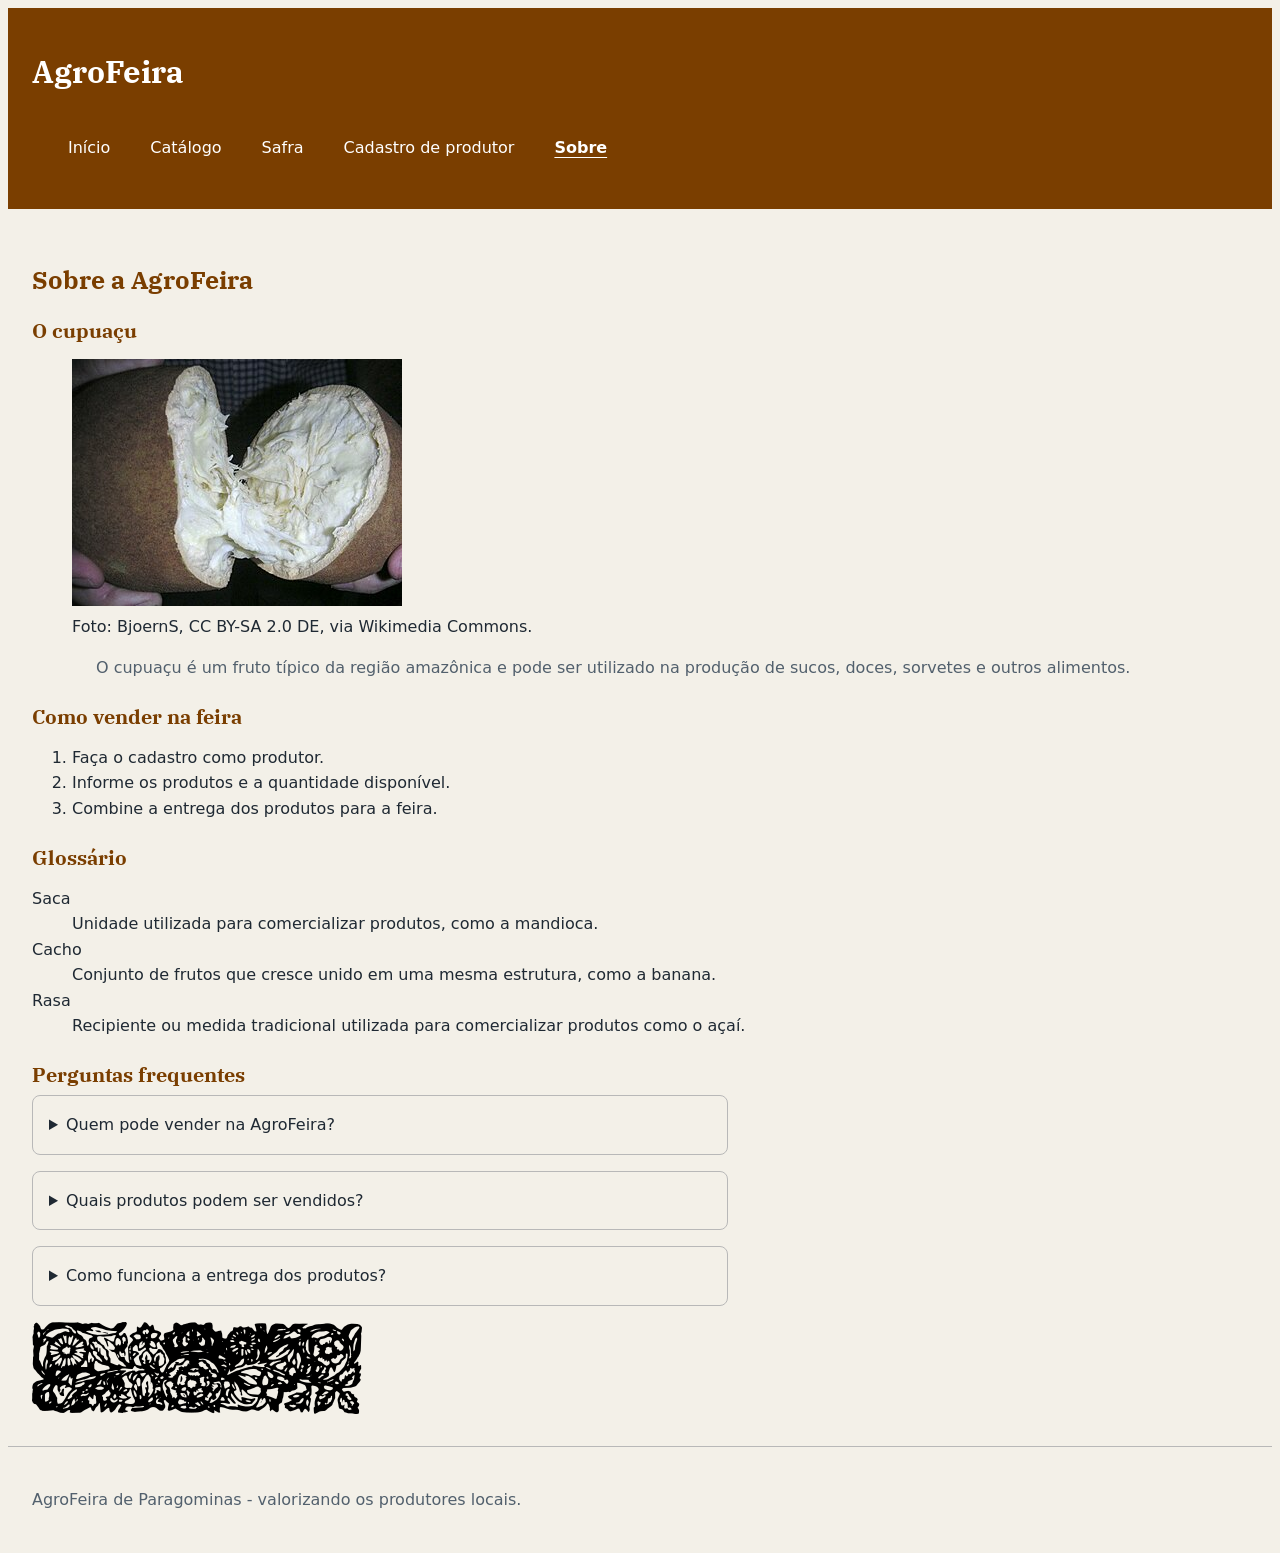
<file: sobre.html>
<!DOCTYPE html>
<html lang="pt-BR">
<head>
    <meta charset="UTF-8">
    <meta name="viewport" content="width=device-width, initial-scale=1.0">

    <title>AgroFeira - Sobre</title>

    <link rel="stylesheet" href="camadas.css">
    <link rel="stylesheet" href="reset.css">
    <link rel="stylesheet" href="tokens.css">
    <link rel="stylesheet" href="base.css">
    <link rel="stylesheet" href="componentes.css">
    <link rel="stylesheet" href="utilitarios.css">

    <link rel="preconnect" href="https://fonts.googleapis.com">
    <link rel="preconnect" href="https://fonts.gstatic.com" crossorigin>
    <link href="https://fonts.googleapis.com/css2?family=IBM+Plex+Serif:ital,wght@0,100;0,200;0,300;0,400;0,500;0,600;0,700;1,100;1,200;1,300;1,400;1,500;1,600;1,700&display=swap" rel="stylesheet">
</head>

<body>

<a class="pular" href="#conteudo">Pular para o conteúdo</a>

<header class="cabecalho-site">
    <h1>AgroFeira</h1>

    <nav aria-label="Principal">
        <ul class="menu">
            <li><a href="index.html">Início</a></li>
            <li><a href="catalogo.html">Catálogo</a></li>
            <li><a href="safra.html">Safra</a></li>
            <li><a href="cadastro-produtor.html">Cadastro de produtor</a></li>
            <li><a href="sobre.html" aria-current="page">Sobre</a></li>
        </ul>
    </nav>
</header>

<main id="conteudo">

    <h2>Sobre a AgroFeira</h2>

    <section>
        <h3>O cupuaçu</h3>

        <figure>
            <img
                src="cupuacu.jpg"
                alt="Cupuaçu em uma árvore"
                width="330"
                height="247"
                loading="lazy"
            >

            <figcaption>
                Foto: BjoernS, CC BY-SA 2.0 DE, via Wikimedia Commons.
            </figcaption>
        </figure>

        <blockquote>
            O cupuaçu é um fruto típico da região amazônica e pode ser utilizado
            na produção de sucos, doces, sorvetes e outros alimentos.
        </blockquote>
    </section>

    <section>
        <h3>Como vender na feira</h3>

        <ol>
            <li>Faça o cadastro como produtor.</li>
            <li>Informe os produtos e a quantidade disponível.</li>
            <li>Combine a entrega dos produtos para a feira.</li>
        </ol>
    </section>

    <section>
        <h3>Glossário</h3>

        <dl>
            <dt>Saca</dt>
            <dd>Unidade utilizada para comercializar produtos, como a mandioca.</dd>

            <dt>Cacho</dt>
            <dd>Conjunto de frutos que cresce unido em uma mesma estrutura, como a banana.</dd>

            <dt>Rasa</dt>
            <dd>Recipiente ou medida tradicional utilizada para comercializar produtos como o açaí.</dd>
        </dl>
    </section>

    <section>
        <h3>Perguntas frequentes</h3>

        <details class="pergunta" name="faq">
            <summary>Quem pode vender na AgroFeira?</summary>
            <p>Produtores que realizam o cadastro e informam os produtos que desejam vender.</p>
        </details>

        <details class="pergunta" name="faq">
            <summary>Quais produtos podem ser vendidos?</summary>
            <p>A AgroFeira trabalha com os produtos apresentados no cadastro de produtor.</p>
        </details>

        <details class="pergunta" name="faq">
            <summary>Como funciona a entrega dos produtos?</summary>
            <p>O produtor pode levar os produtos à feira ou a feira pode retirar na propriedade.</p>
        </details>
    </section>

    <img
        src="enfeite.png"
        alt=""
        width="330"
        height="93"
    >

</main>

<footer class="rodape-site">
    <p>AgroFeira de Paragominas - valorizando os produtores locais.</p>
</footer>

</body>
</html>
</file>
<file: camadas.css>
@layer reset, base, componentes, utilitarios;
</file>
<file: tokens.css>
@layer base {
    :root {
        /* Cores do tema claro */
        --cor-fundo: #F3F0E8;
        --cor-superficie: #FFFFFF;
        --cor-texto: #1F2933;
        --cor-texto-suave: #52606D;
        --cor-marca: #7A3E00;
        --cor-sobre-marca: #FFFFFF;
        --cor-borda: #B8B8B8;

        /* Cores de foco para garantir boa visibilidade */
        --cor-foco: #005FCC;
        --cor-foco-sobre-marca: #FFFFFF;

        /* Cor da marca para estados de interação */
        --cor-marca-forte: #5C2E00;

        /* Valores RGB das cores da marca utilizados pelo Bootstrap */
        --cor-marca-rgb: 122, 62, 0;
        --cor-marca-forte-rgb: 92, 46, 0;

        /* Famílias tipográficas */
        --fonte-texto: system-ui, sans-serif;
        --fonte-titulo: "IBM Plex Serif", serif;

        /* Escala tipográfica com proporção de 1,25 */
        --tamanho-texto: 1rem;
        --tamanho-h3: 1.25rem;
        --tamanho-h2: 1.563rem;
        --tamanho-h1: 1.953rem;

        /* Espaçamentos padronizados */
        --espaco-1: 0.5rem;
        --espaco-2: 1rem;
        --espaco-3: 1.5rem;
        --espaco-4: 2rem;

        /* Arredondamento das bordas e sombra */
        --raio: 0.5rem;
        --sombra: 0 2px 8px rgba(0, 0, 0, 0.1);

        color-scheme: light;
    }

    /* Ajustes dos tokens para o tema escuro */
    @media (prefers-color-scheme: dark) {
        :root {
            --cor-fundo: #121212;
            --cor-superficie: #1E1E1E;
            --cor-texto: #F5F5F5;
            --cor-texto-suave: #C2C2C2;
            --cor-marca: #F0B66B;
            --cor-sobre-marca: #1B1B1B;
            --cor-borda: #777777;

            --cor-foco: #F0B66B;
            --cor-foco-sobre-marca: #1B1B1B;

            --cor-marca-forte: #D99A45;

            /* Valores RGB das cores da marca para o tema escuro */
            --cor-marca-rgb: 240, 182, 107;
            --cor-marca-forte-rgb: 217, 154, 69;

            color-scheme: dark;
        }
    }
}
</file>
<file: base.css>
@layer base {
    body {
        background-color: var(--cor-fundo);
        color: var(--cor-texto);
        font-family: var(--fonte-texto);
        font-size: var(--tamanho-texto);
        line-height: 1.6;
    }

    main,
    .conteudo-relacionado {
        padding: var(--espaco-3);
    }

    h1,
    h2,
    h3 {
        font-family: var(--fonte-titulo);
        line-height: 1.2;
    }

    h1 {
        font-size: var(--tamanho-h1);
    }

    h2 {
        font-size: var(--tamanho-h2);
        color: var(--cor-marca);
        margin-top: var(--espaco-4);
        margin-bottom: var(--espaco-1);
    }

    h3 {
        font-size: var(--tamanho-h3);
        color: var(--cor-marca);
        margin-top: var(--espaco-3);
        margin-bottom: var(--espaco-1);
    }

    p {
        max-width: 65ch;
        margin-bottom: var(--espaco-1);
    }

    img {
        max-width: 100%;
    }

    body,
    main,
    nav,
    aside,
    header,
    footer {
        min-width: 0;
    }

    /* Layout do catálogo em telas estreitas */
    .pagina-catalogo {
        display: grid;
        grid-template-columns: minmax(0, 1fr);
        grid-template-areas:
            "cabecalho"
            "menu"
            "conteudo"
            "lateral"
            "rodape";
        gap: var(--espaco-2);
    }

    .pagina-catalogo > .cabecalho-site {
        grid-area: cabecalho;
    }

    .pagina-catalogo > nav[aria-label="Principal"] {
        grid-area: menu;
        min-width: 0;
    }

    .pagina-catalogo > #conteudo {
        grid-area: conteudo;
    }

    .pagina-catalogo > .lateral {
        grid-area: lateral;
    }

    .pagina-catalogo > .rodape-site {
        grid-area: rodape;
    }

    /* Três colunas quando há espaço para o conteúdo */
    @media (min-width: 64rem) {
        .pagina-catalogo {
            grid-template-columns: 12rem minmax(0, 1fr) 15rem;
            grid-template-areas:
                "cabecalho cabecalho cabecalho"
                "menu conteudo lateral"
                "rodape rodape rodape";
            align-items: start;
        }
    }

    /* Foco visível para navegação por teclado */
    :focus-visible {
        outline: 3px solid var(--cor-foco);
        outline-offset: 3px;
    }

    /* Foco sobre elementos que ficam na área da marca */
    .cabecalho-site :focus-visible,
    .menu :focus-visible,
    .pular:focus-visible {
        outline-color: var(--cor-foco-sobre-marca);
    }

    /* Respeita usuários que preferem movimento reduzido */
    @media (prefers-reduced-motion: reduce) {
        *,
        *::before,
        *::after {
            scroll-behavior: auto;
            animation-duration: 0.01ms;
            animation-iteration-count: 1;
            transition-duration: 0.01ms;
        }
    }
}
</file>
<file: componentes.css>
@layer componentes {
    /* Cabeçalho e navegação */
    .cabecalho-site {
        background-color: var(--cor-marca);
        color: var(--cor-sobre-marca);
        padding: var(--espaco-3);
    }

    .cabecalho-site h1 {
        color: var(--cor-sobre-marca);
    }

    .menu {
        display: flex;
        flex-wrap: wrap;
        align-items: center;
        gap: var(--espaco-2);
        list-style: none;
        padding: var(--espaco-2) var(--espaco-3);
        margin: 0;
        background-color: var(--cor-marca);
    }

    .menu a {
        display: inline-block;
        padding: 0.5rem 0.75rem;
        border-radius: var(--raio);
        color: var(--cor-sobre-marca);
        text-decoration: none;
    }

    .menu a:hover,
    .menu a[aria-current="page"] {
        text-decoration: underline;
        text-underline-offset: 0.25em;
    }

    .menu a[aria-current="page"] {
        font-weight: 700;
    }

    .rodape-site {
        border-top: 1px solid var(--cor-borda);
        color: var(--cor-texto-suave);
        padding: var(--espaco-3);
    }

    /* Link para pular diretamente ao conteúdo */
    .pular {
        position: absolute;
        top: 0.5rem;
        left: 0.5rem;
        z-index: 1000;
        padding: 0.75rem 1rem;
        background-color: var(--cor-superficie);
        color: var(--cor-texto);
        border: 2px solid var(--cor-foco);
        border-radius: var(--raio);
        transform: translateY(-200%);
    }

    .pular:focus {
        transform: translateY(0);
    }

    /* Lista de produtos */
    .lista-produtos {
        display: grid;
        grid-template-columns: repeat(auto-fit, minmax(min(100%, 12rem), 1fr));
        gap: var(--espaco-3);
        align-items: stretch;
        list-style: none;
        padding: 0;
    }

    .lista-produtos > li {
        min-width: 0;
    }

    .cartao-produto {
        box-sizing: border-box;
        width: 100%;
        max-width: none;
        min-width: 0;
        margin: 0;
        padding: var(--espaco-2);
        overflow-wrap: anywhere;
        background-color: var(--cor-superficie);
        color: var(--cor-texto);
        border: 1px solid var(--cor-borda);
        border-radius: var(--raio);
        box-shadow: var(--sombra);
        container-type: inline-size;
        container-name: produto;
    }

    .lista-produtos > .destaque {
        grid-column: 1 / -1;
    }

    .cartao-produto article {
        min-width: 0;
    }

    .cartao-produto img {
        display: block;
        width: 100%;
        height: auto;
        aspect-ratio: 4 / 3;
        object-fit: cover;
        border-radius: var(--raio);
    }

    .cartao-produto h3 {
        overflow-wrap: anywhere;
    }

    .cartao-produto button,
    .busca button,
    .formulario-cadastro button[type="submit"] {
        max-width: 100%;
        padding: 0.7rem 1rem;
        border: 0;
        border-radius: var(--raio);
        background-color: var(--cor-marca);
        color: var(--cor-sobre-marca);
        font: inherit;
        cursor: pointer;
    }

    .cartao-produto button:hover,
    .busca button:hover,
    .formulario-cadastro button[type="submit"]:hover {
        background-color: var(--cor-marca-forte);
    }

    /* Container query — reorganiza o conteúdo conforme a largura do cartão */
    @container produto (min-width: 30rem) {
        .cartao-produto article {
            display: grid;
            grid-template-columns: minmax(0, 1fr) minmax(0, 1fr);
            gap: var(--espaco-2);
            align-items: center;
        }

        .cartao-produto img {
            grid-column: 1;
            grid-row: 1 / span 5;
        }

        .cartao-produto h3,
        .cartao-produto .produtor,
        .cartao-produto .preco,
        .cartao-produto button {
            grid-column: 2;
        }
    }

    /* :has() — destaca o cartão quando um botão recebe foco */
    .cartao-produto:has(button:focus-visible) {
        outline: 3px solid var(--cor-foco);
        outline-offset: 4px;
    }

    /* Barra de categorias */
    .barra-categorias {
        display: flex;
        flex-wrap: wrap;
        gap: var(--espaco-1);
        list-style: none;
        padding: 0;
        margin: var(--espaco-2) 0;
    }

    .barra-categorias button {
        max-width: 100%;
        padding: 0.65rem 0.9rem;
        border: 1px solid var(--cor-borda);
        border-radius: var(--raio);
        background-color: var(--cor-superficie);
        color: var(--cor-texto);
        font: inherit;
        cursor: pointer;
    }

    .barra-categorias button:hover,
    .barra-categorias button:focus-visible {
        border-color: var(--cor-marca-forte);
    }

    /* Busca */
    .busca input {
        box-sizing: border-box;
        max-width: 100%;
        padding: 0.75em;
        background-color: var(--cor-superficie);
        color: var(--cor-texto);
        border: 1px solid var(--cor-borda);
        border-radius: var(--raio);
        font: inherit;
    }

    /* Avisos */
    .aviso {
        max-width: 65ch;
        padding: var(--espaco-2);
        background-color: var(--cor-superficie);
        border: 1px solid var(--cor-marca);
        border-radius: var(--raio);
    }

    /* Tabela da safra */
    .tabela-safra th,
    .tabela-safra td {
        padding: var(--espaco-2);
    }

    .tabela-safra th {
        background-color: var(--cor-marca);
        color: var(--cor-sobre-marca);
    }

    .tabela-safra td {
        background-color: var(--cor-superficie);
    }

    /* Formulário de cadastro */
    .formulario-cadastro > fieldset {
        border: 1px solid var(--cor-borda);
        border-radius: var(--raio);
        padding: var(--espaco-2);
        margin-bottom: var(--espaco-3);
    }

    .formulario-cadastro > fieldset > fieldset {
        border: none;
        padding: 0;
    }

    .formulario-cadastro legend {
        color: var(--cor-marca);
        font-weight: 700;
    }

    .formulario-cadastro label {
        display: block;
        margin-bottom: var(--espaco-1);
    }

    .formulario-cadastro input[type="text"],
    .formulario-cadastro input[type="email"],
    .formulario-cadastro input[type="tel"],
    .formulario-cadastro input[type="number"],
    .formulario-cadastro input[type="date"],
    .formulario-cadastro select,
    .formulario-cadastro textarea {
        box-sizing: border-box;
        max-width: 100%;
        padding: 0.75em;
        background-color: var(--cor-superficie);
        color: var(--cor-texto);
        border: 1px solid var(--cor-borda);
        border-radius: var(--raio);
        font: inherit;
    }

    .formulario-cadastro input[type="text"],
    .formulario-cadastro input[type="email"],
    .formulario-cadastro input[type="tel"],
    .formulario-cadastro textarea,
    .formulario-cadastro select {
        width: 100%;
    }

    .formulario-cadastro input[type="number"] {
        width: 10rem;
    }

    .formulario-cadastro input[type="date"] {
        width: 18rem;
    }

    .formulario-cadastro input[type="radio"],
    .formulario-cadastro input[type="checkbox"] {
        width: auto;
    }

    .formulario-cadastro fieldset {
        min-width: 0;
    }

    .formulario-cadastro textarea {
        min-height: 8rem;
        resize: vertical;
    }

    /* Página Sobre */
    blockquote {
        color: var(--cor-texto-suave);
        padding-left: var(--espaco-3);
    }

    .glossario strong {
        font-weight: 700;
    }

    .pergunta {
        max-width: 65ch;
        border: 1px solid var(--cor-borda);
        border-radius: var(--raio);
        padding: var(--espaco-2);
        margin-bottom: var(--espaco-2);
    }

    /* Legenda da foto */
    .figura-destaque figcaption {
        color: var(--cor-texto-suave);
        margin-top: var(--espaco-1);
    }

    /* Área lateral */
    .lateral {
        padding: var(--espaco-3);
        min-width: 0;
    }

    .lateral .lista-produtos {
        grid-template-columns: minmax(0, 1fr);
    }

    /* Catálogo: evita que o conteúdo ultrapasse a tela */
    .pagina-catalogo main,
    .lista-produtos,
    .cartao-produto {
        min-width: 0;
    }
}
</file>
<file: utilitarios.css>
@layer utilitarios {

}
</file>
